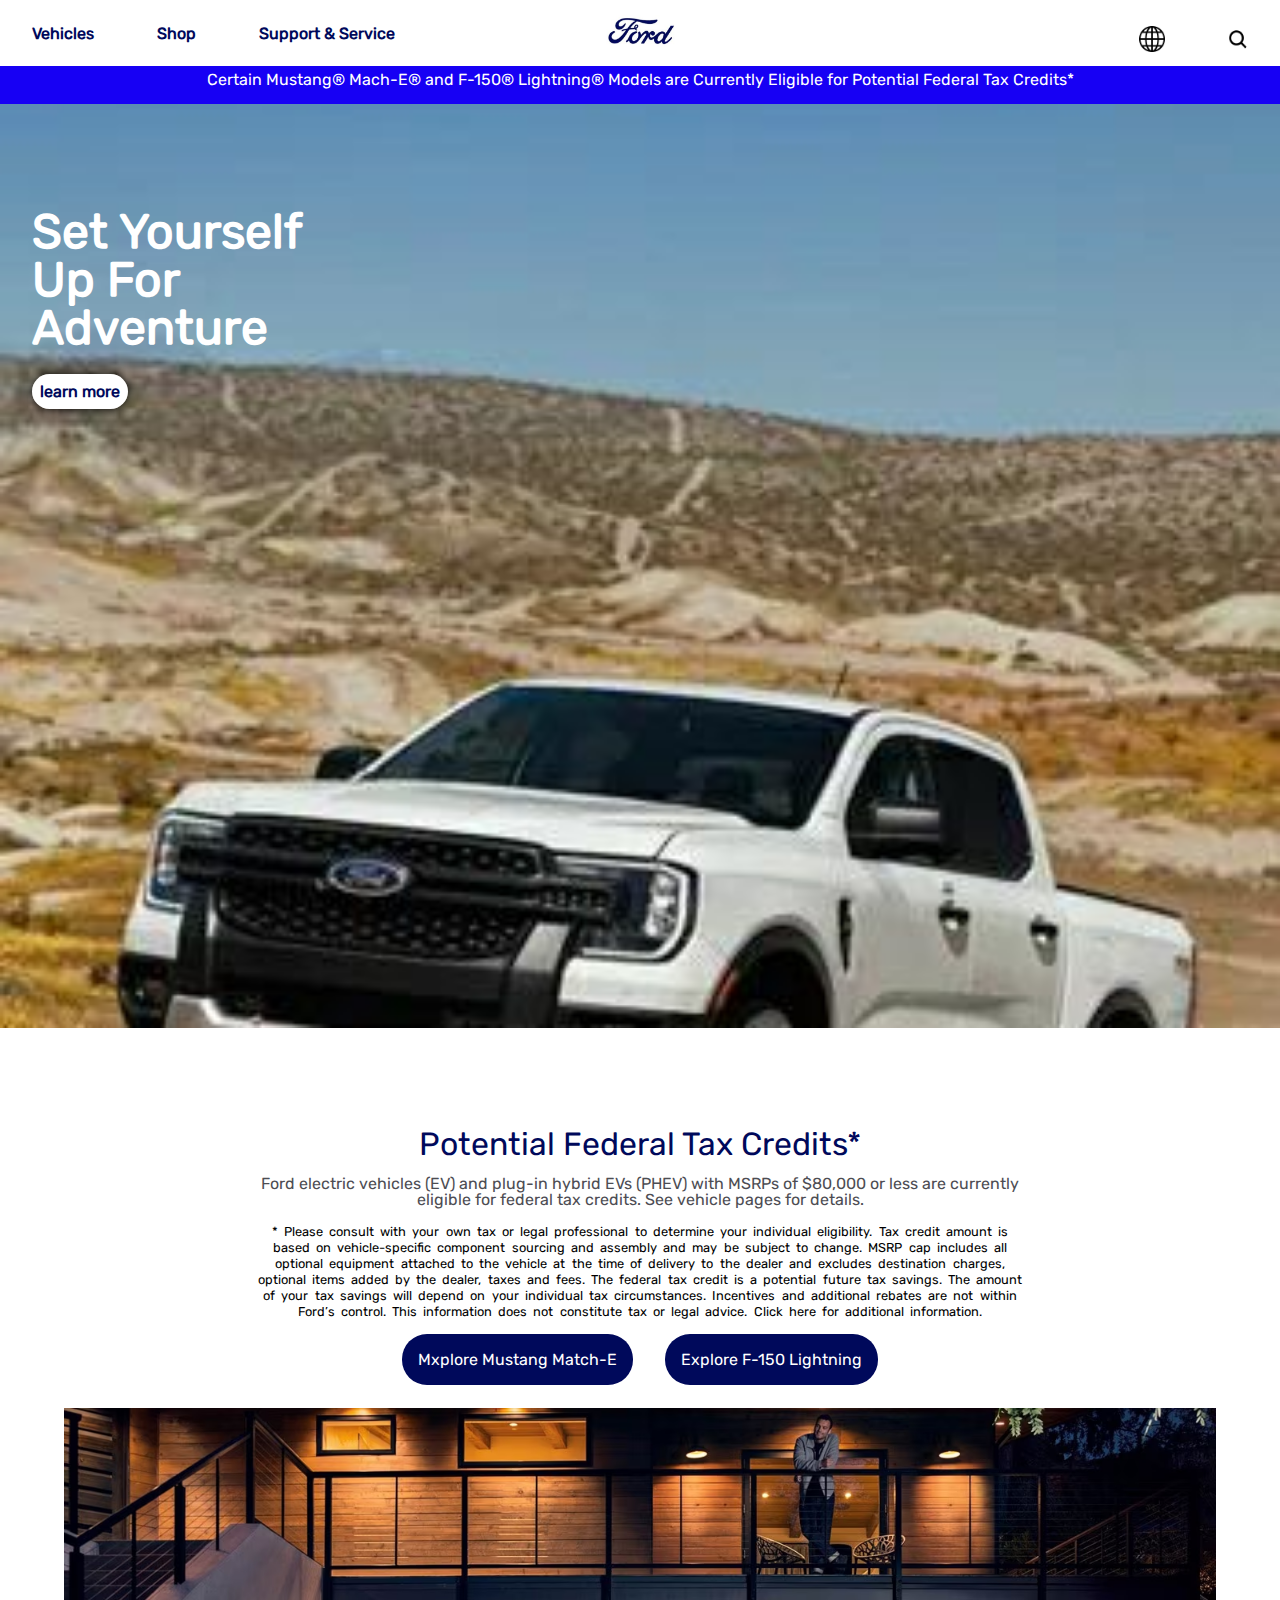
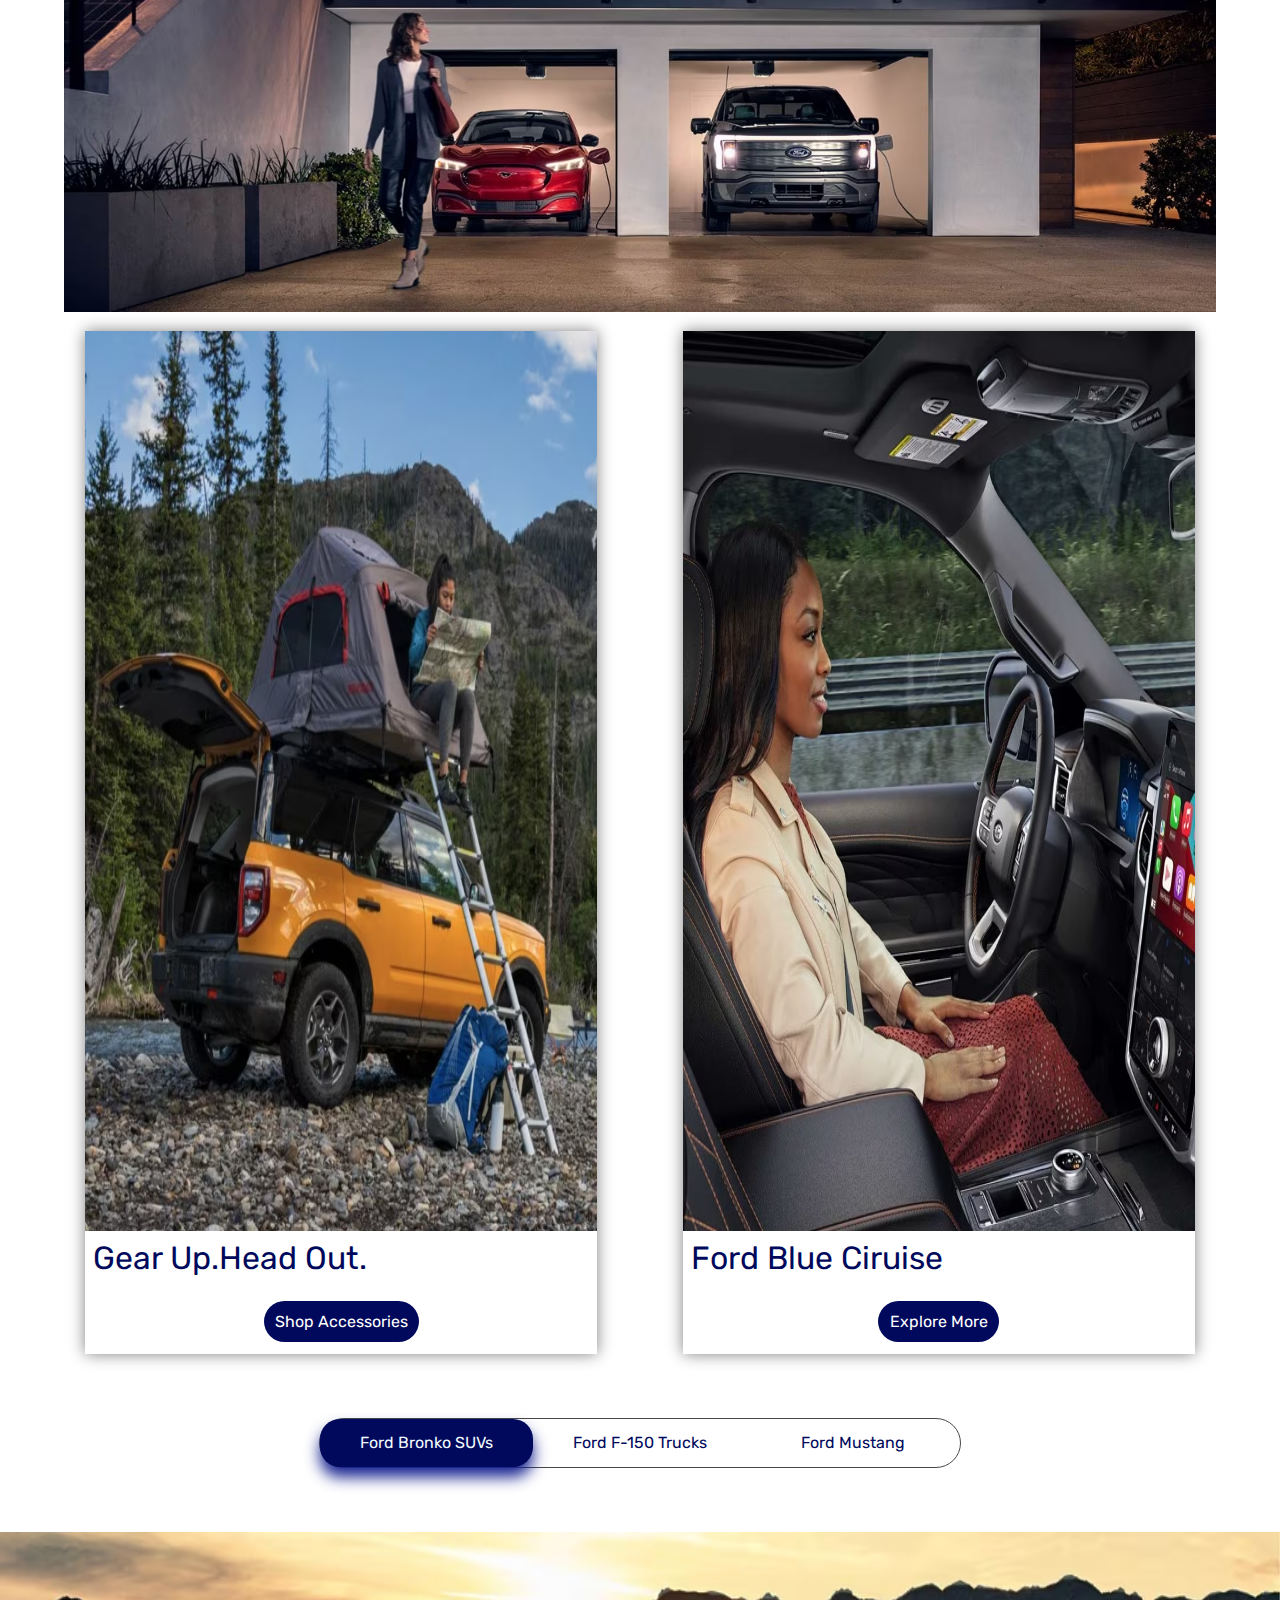
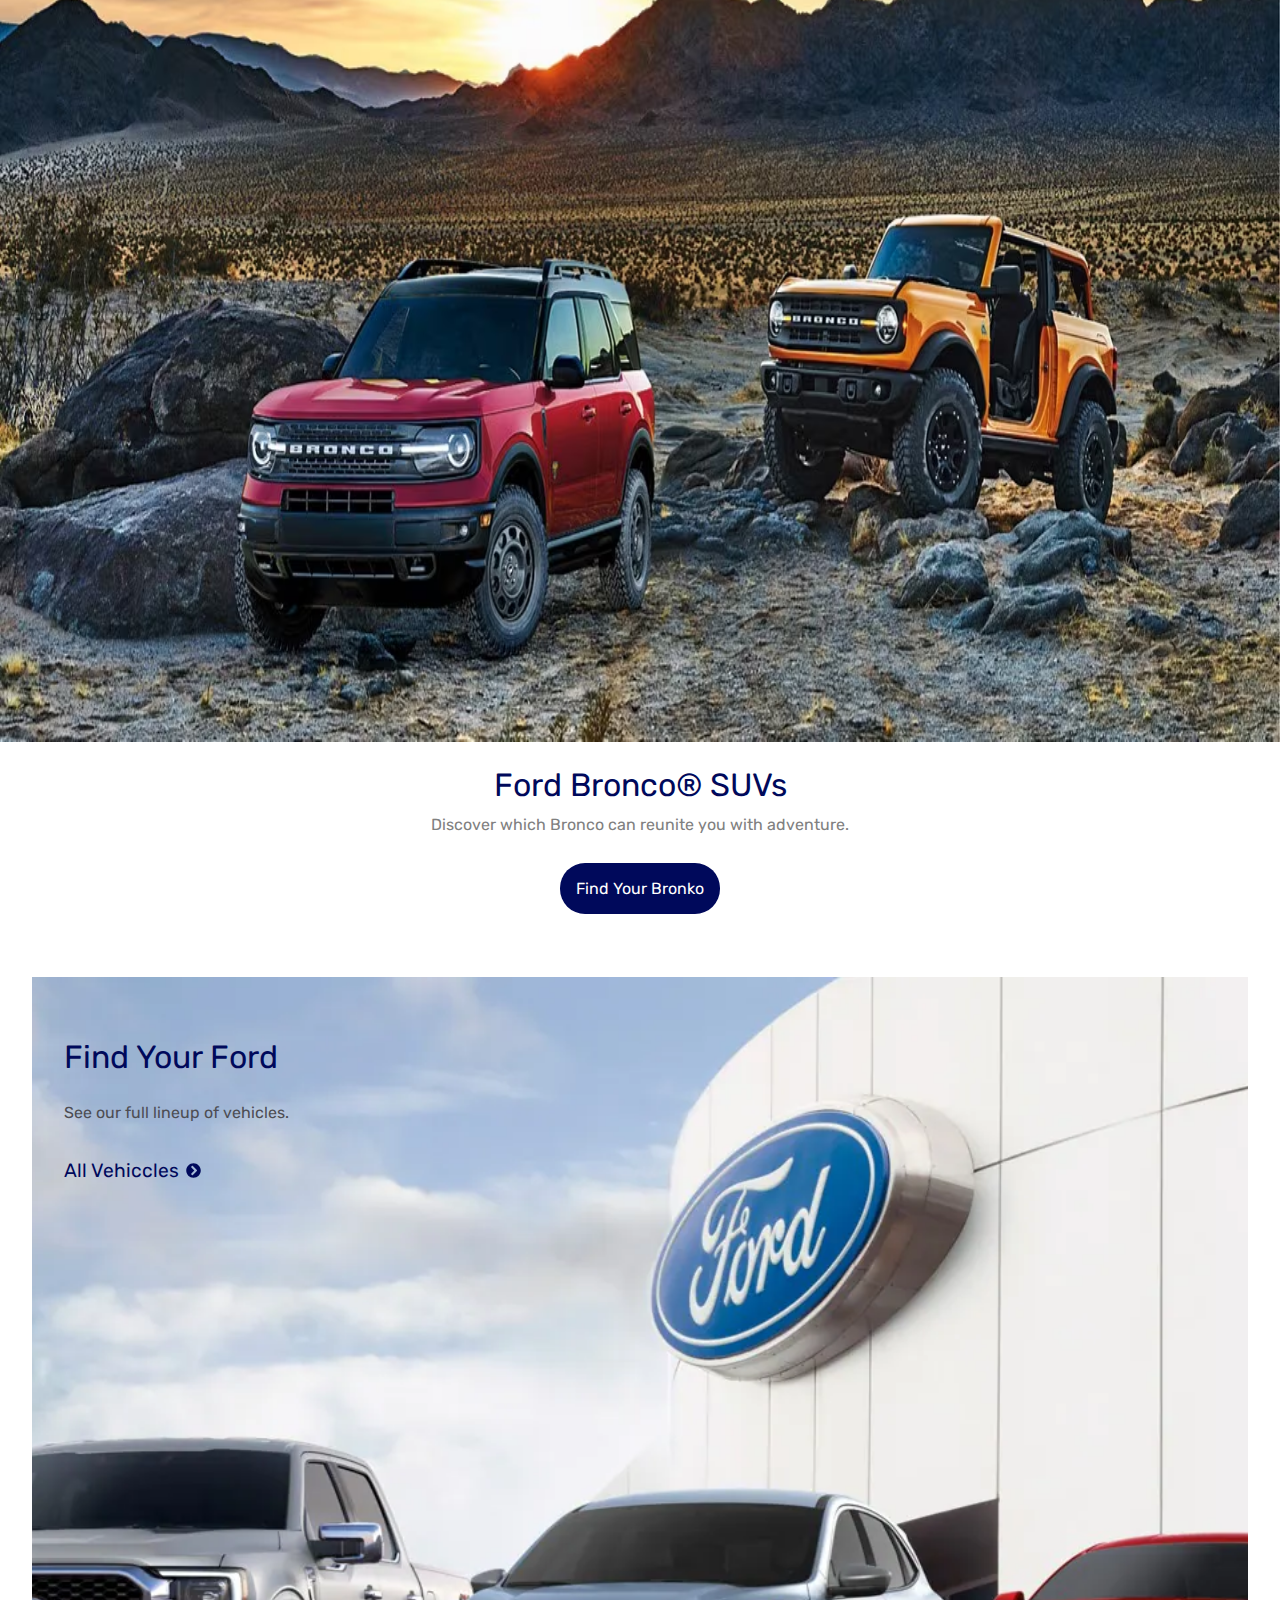
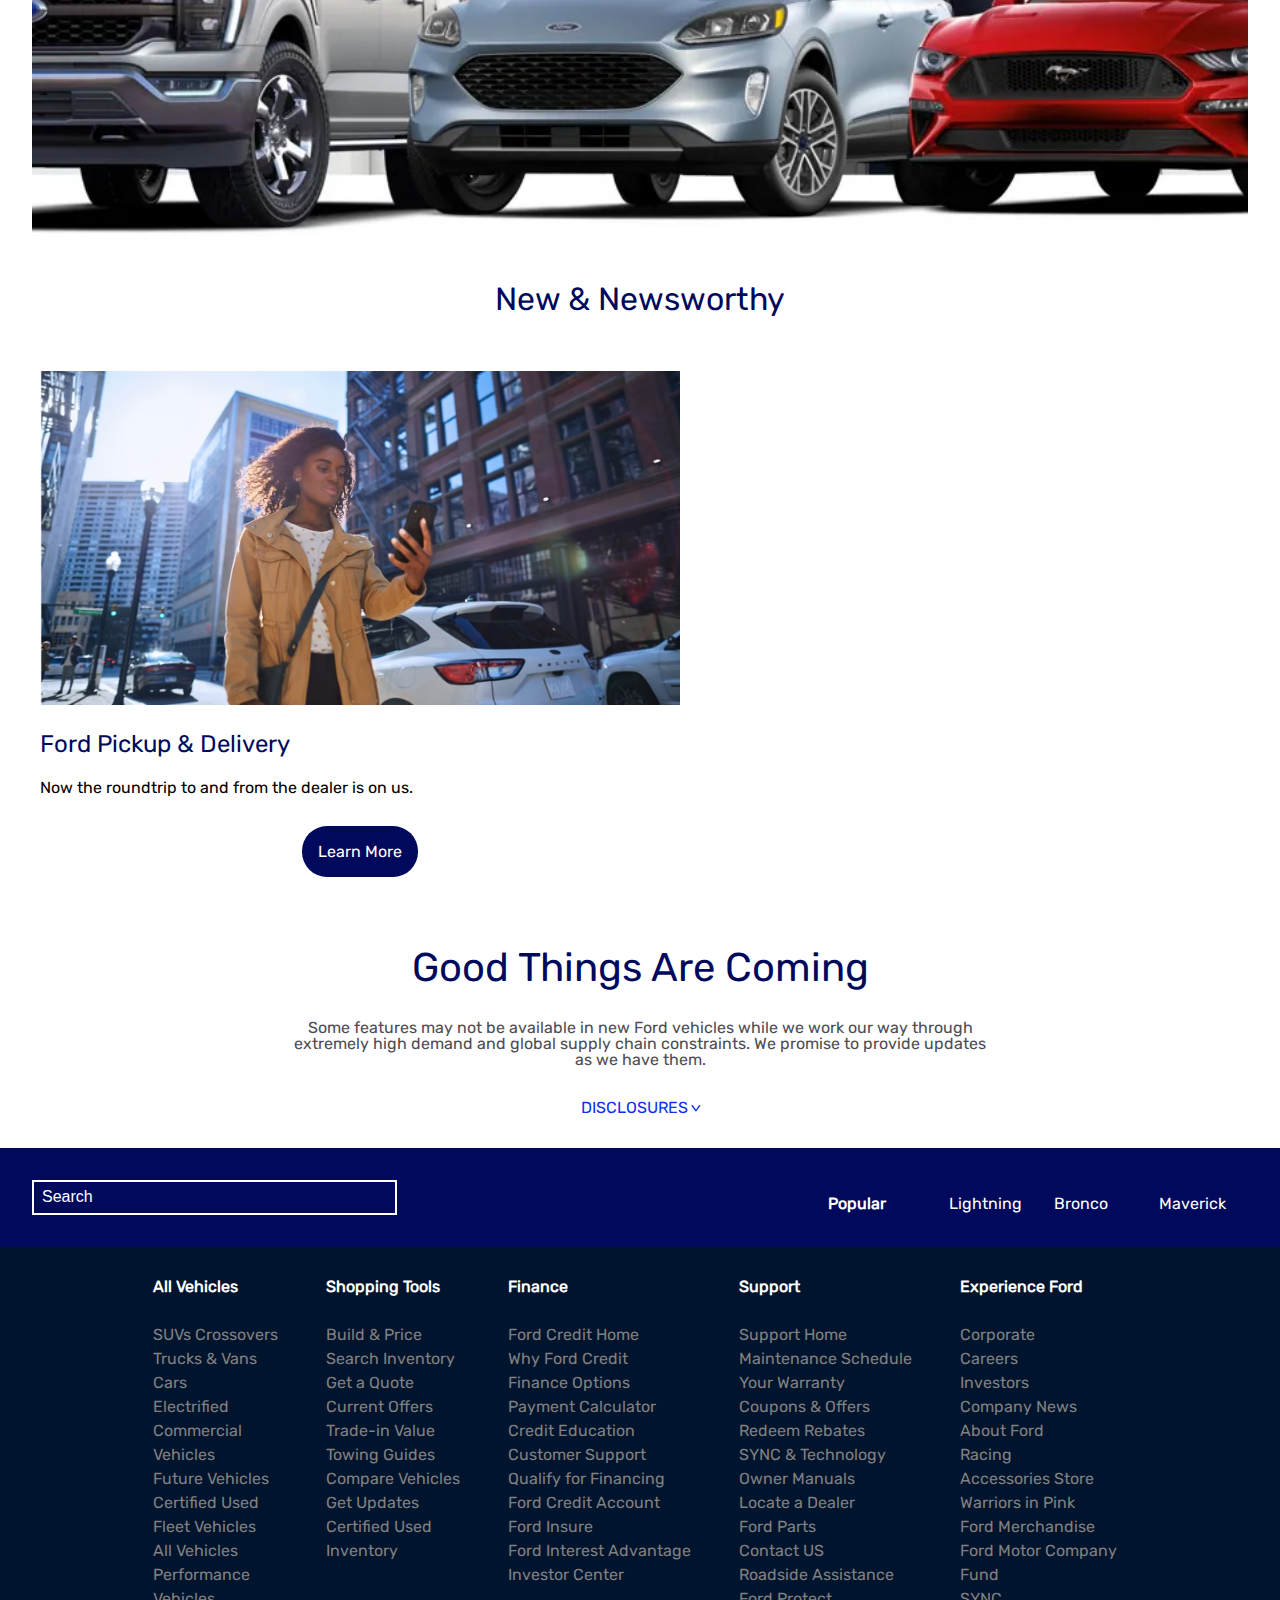
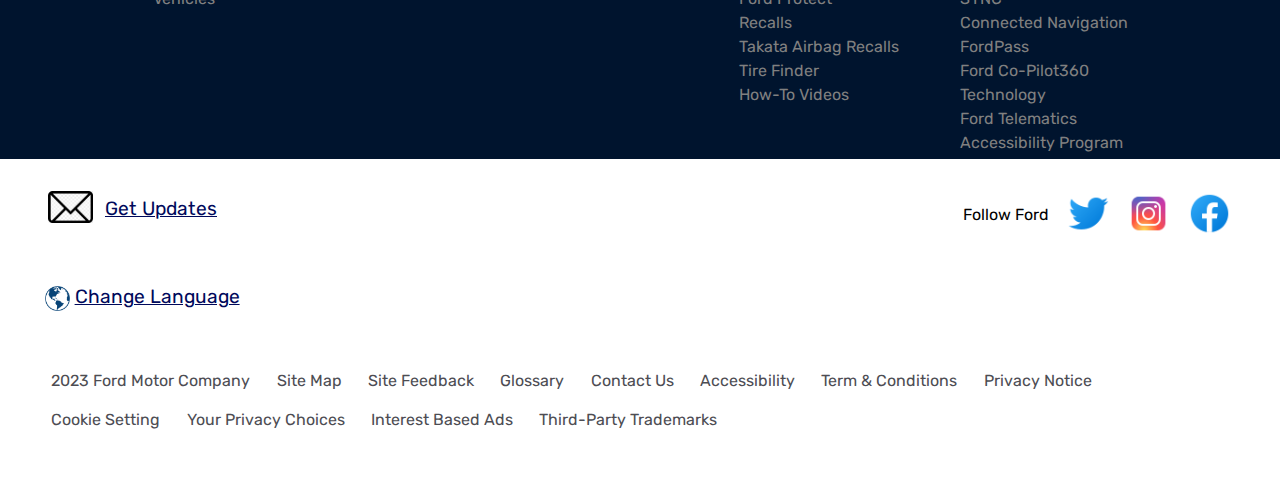
<file: project1/Fork/index.html>
<!DOCTYPE html>
<html lang="en">

<head>
    <meta charset="UTF-8">
    <meta http-equiv="X-UA-Compatible" content="IE=edge">
    <meta name="viewport" content="width=device-width, initial-scale=1.0">
    <title>Document</title>
    <link rel="stylesheet" href="./reset.css">
    <link rel="stylesheet" href="https://cdnjs.cloudflare.com/ajax/libs/font-awesome/6.4.0/css/all.min.css">
    <link rel="stylesheet" href="./font.css">
    <link rel="stylesheet" href="./style.css">
</head>

<body>
    <header>
        <nav>
            <ul class="menu-container">
                <li><a href="">Vehicles</a>
                <ul>
                    <li><a href="">SUVs & Cars<span>></span></a></li>
                    <li><a href="">Trucks & Vans<span>></span></a></li>
                    <li><a href="">Electtified<span>></span></a></li>
                    <li><a href="">Performance Vehicles<span>></span></a></li>
                    <li><a href="">Commercial Vehicles<span>></span></a></li>
                    <li><a href="">Future Vehicles<span>></span></a></li>
                </ul>
                </li>
                <li><a href="">Shop</a></li>
                <li><a href="">Support & Service</a></li>
            </ul>
            <a class="menu-logo" href=""><img src="./img/logo.jpeg" alt="logo"></a>
            <ul class="menu-search">
                <li><a href=""><img src="./img/world.png" alt="langu"></a>
                </li>
                <li><a href=""><img src="./img/search.png"></a>
                </li>
            </ul>
        </nav>
        <p>
            Certain Mustang® Mach-E® and F-150® Lightning® Models are Currently Eligible for Potential Federal Tax
            Credits*
        </p>
    </header>
    <div class="intro">
        <div>
            <h1>set yourself up for adventure</h1>
            <a href="">learn more</a>
        </div>
    </div>
    <div class="details">
        <h2>Potential Federal Tax Credits*</h2>
        <h4>Ford electric vehicles (EV) and plug-in hybrid EVs (PHEV) with MSRPs of $80,000 or less are currently
            eligible for federal tax credits. See vehicle pages for details.</h4>
        <p>* Please consult with your own tax or legal professional to determine your individual eligibility. Tax credit
            amount is based on vehicle-specific component sourcing and assembly and may be subject to change. MSRP cap
            includes all optional equipment attached to the vehicle at the time of delivery to the dealer and excludes
            destination charges, optional items added by the dealer, taxes and fees. The federal tax credit is a
            potential future tax savings. The amount of your tax savings will depend on your individual tax
            circumstances. Incentives and additional rebates are not within Ford’s control. This information does not
            constitute tax or legal advice. Click here for additional information.</p>
        <div id="scale">
            <div id="one"><a href="">Mxplore Mustang Match-E</a></div>
            <div id="two"><a href="">Explore F-150 Lightning</a></div>
        </div>
    </div>
    <div class="oneimg">
        <img src="./img/img1.avif" alt="first">
    </div>
    <div class="container">
        <div class="right">
            <img src="./img/right.avif">
            <div class="cover">
                <h3>gear up.head out.</h3>
            </div>
            <a href="">shop accessories</a>
        </div>
        <div class="left">
            <img src="./img/left.avif">
            <div class="cover">
                <h3>ford blue ciruise</h3>
            </div>
            <a href="">explore more</a>
        </div>
    </div>
    <div class="nav">
        <div id="change" class="item">Ford Bronko SUVs</div>
        <div class="item">Ford F-150 Trucks</div>
        <div class="item">Ford Mustang</div>
    </div>
    <div class="img">
        <img src="./img/img2.avif">
    </div>
    <div class="sub">
        <h5>Ford Bronco® SUVs</h5>
        <h6>Discover which Bronco can reunite you with adventure.</h6>
        <a href="">Find Your Bronko</a>
    </div>
    <div class="background">
        <h3>Find Your Ford</h3>
        <h4>See our full lineup of vehicles.</h4>
        <a href="">All Vehiccles <img src="./img/chevron-circle-right.svg"></a>
    </div>
    <div class="h2"><h2>New & Newsworthy</h2></div>
    <div id="img">
        <img src="./img/img4.avif">
        <h3>Ford Pickup & Delivery</h3>
        <h4>Now the roundtrip to and from the dealer is on us.</h4>
        <div id="link">
            <a href="">Learn More</a>
        </div>
    </div>
    <div id="text">
        <h2>Good Things Are Coming</h2>
        <p>Some features may not be available in new Ford vehicles while we work our way through extremely high demand and global supply chain constraints. We promise to provide updates as we have them.</p>
        <a href="">disclosures <div><i>></i></div></a>
    </div>
    <section>
        <header>
            <div id="search">
                <input type="search" placeholder="Search">
            </div>
            <div id="menu">
                <h2>Popular</h2>
                <ul>
                    <li><a href="">Lightning</a></li>
                    <li><a href="">Bronco</a></li>
                    <li><a href="">Maverick</a></li>
                </ul>
            </div>
        </header>
        <div id="list">
            <div>
                <h2>All Vehicles</h2>
            <ul>
                <li><a href="">SUVs Crossovers</a></li>
                <li><a href="">Trucks & Vans</a></li>
                <li><a href="">Cars</a></li>
                <li><a href="">Electrified</a></li>
                <li><a href="">Commercial</a></li>
                <li><a href="">Vehicles</a></li>
                <li><a href="">Future Vehicles</a></li>
                <li><a href="">Certified Used</a></li>
                <li><a href="">Fleet Vehicles</a></li>
                <li><a href="">All Vehicles</a></li>
                <li><a href="">Performance</a></li>
                <li><a href="">Vehicles</a></li>
            </ul>
            </div>
            <div>
                <h2>Shopping Tools</h2>
                <ul>
                    <li><a href="">Build & Price</a></li>
                    <li><a href="">Search Inventory</a></li>
                    <li><a href="">Get a Quote</a></li>
                    <li><a href="">Current Offers</a></li>
                    <li><a href="">Trade-in Value</a></li>
                    <li><a href="">Towing Guides</a></li>
                    <li><a href="">Compare Vehicles</a></li>
                    <li><a href="">Get Updates</a></li>
                    <li><a href="">Certified Used</a></li>
                    <li><a href="">Inventory</a></li>
                </ul>
            </div>
            <div>
                <h2>Finance</h2>
                <ul>
                    <li><a href="">Ford Credit Home</a></li>
                    <li><a href="">Why Ford Credit</a></li>
                    <li><a href="">Finance Options</a></li>
                    <li><a href="">Payment Calculator</a></li>
                    <li><a href="">Credit Education</a></li>
                    <li><a href="">Customer Support</a></li>
                    <li><a href="">Qualify for Financing</a></li>
                    <li><a href="">Ford Credit Account</a></li>
                    <li><a href="">Ford Insure</a></li>
                    <li><a href="">Ford Interest Advantage</a></li>
                    <li><a href="">Investor Center</a></li>
                </ul>
            </div>
            <div>
                <h2>Support</h2>
                <ul>
                    <li><a href="">Support Home</a></li>
                    <li><a href="">Maintenance Schedule</a></li>
                    <li><a href="">Your Warranty</a></li>
                    <li><a href="">Coupons & Offers</a></li>
                    <li><a href="">Redeem Rebates</a></li>
                    <li><a href="">SYNC & Technology</a></li>
                    <li><a href="">Owner Manuals</a></li>
                    <li><a href="">Locate a Dealer</a></li>
                    <li><a href="">Ford Parts</a></li>
                    <li><a href="">Contact US</a></li>
                    <li><a href="">Roadside Assistance</a></li>
                    <li><a href="">Ford Protect</a></li>
                    <li><a href="">Recalls</a></li>
                    <li><a href="">Takata Airbag Recalls</a></li>
                    <li><a href="">Tire Finder</a></li>
                    <li><a href="">How-To Videos</a></li>
                </ul>
            </div>
            <div>
                <h2>Experience Ford</h2>
                <ul>
                    <li><a href="">Corporate</a></li>
                    <li><a href="">Careers</a></li>
                    <li><a href="">Investors</a></li>
                    <li><a href="">Company News</a></li>
                    <li><a href="">About Ford</a></li>
                    <li><a href="">Racing</a></li>
                    <li><a href="">Accessories Store</a></li>
                    <li><a href="">Warriors in Pink</a></li>
                    <li><a href="">Ford Merchandise</a></li>
                    <li><a href="">Ford Motor Company</a></li>
                    <li><a href="">Fund</a></li>
                    <li><a href="">SYNC</a></li>
                    <li><a href="">Connected Navigation</a></li>
                    <li><a href="">FordPass</a></li>
                    <li><a href="">Ford Co-Pilot360</a></li>
                    <li><a href="">Technology</a></li>
                    <li><a href="">Ford Telematics</a></li>
                    <li><a href="">Accessibility Program</a></li>
                </ul>
            </div>
        </div>
    </section>
    <footer>
        <section id="bala">
        <div>
            <img src="./img/email.png">
            <a href="">Get Updates</a>
        </div>
        <div id="media">
            <h2>Follow Ford</h2>
            <ul>
                <li><a href=""><img src="./img/icons8-facebook-48 (1).png" alt=""></a></li>
                <li><a href=""><img src="./img/icons8-instagram-48.png" alt=""></a></li>
                <li><a href=""><img src="./img/icons8-twitter-48.png" alt=""></a></li>
            </ul>
        </div>
        </section>
        <section id="paien">
            <div>
                <a href=""><img src="./img/vecteezy_world_1198092.png" alt="">Change Language</a>
            </div>
            <section>
                <a href="">2023 Ford Motor Company</a>
                <a href="">Site Map</a>
                <a href="">Site Feedback</a>
                <a href="">Glossary</a>
                <a href="">Contact Us</a>
                <a href="">Accessibility</a>
                <a href="">Term & Conditions</a>
                <a href="">Privacy Notice</a>
                <a href="">Cookie Setting</a>
                <a href="">Your Privacy Choices</a>
                <a href="">Interest Based Ads</a>
                <a href="">Third-Party Trademarks</a>
            </section>
        </section>
    </footer>
</body>

</html>
</file>
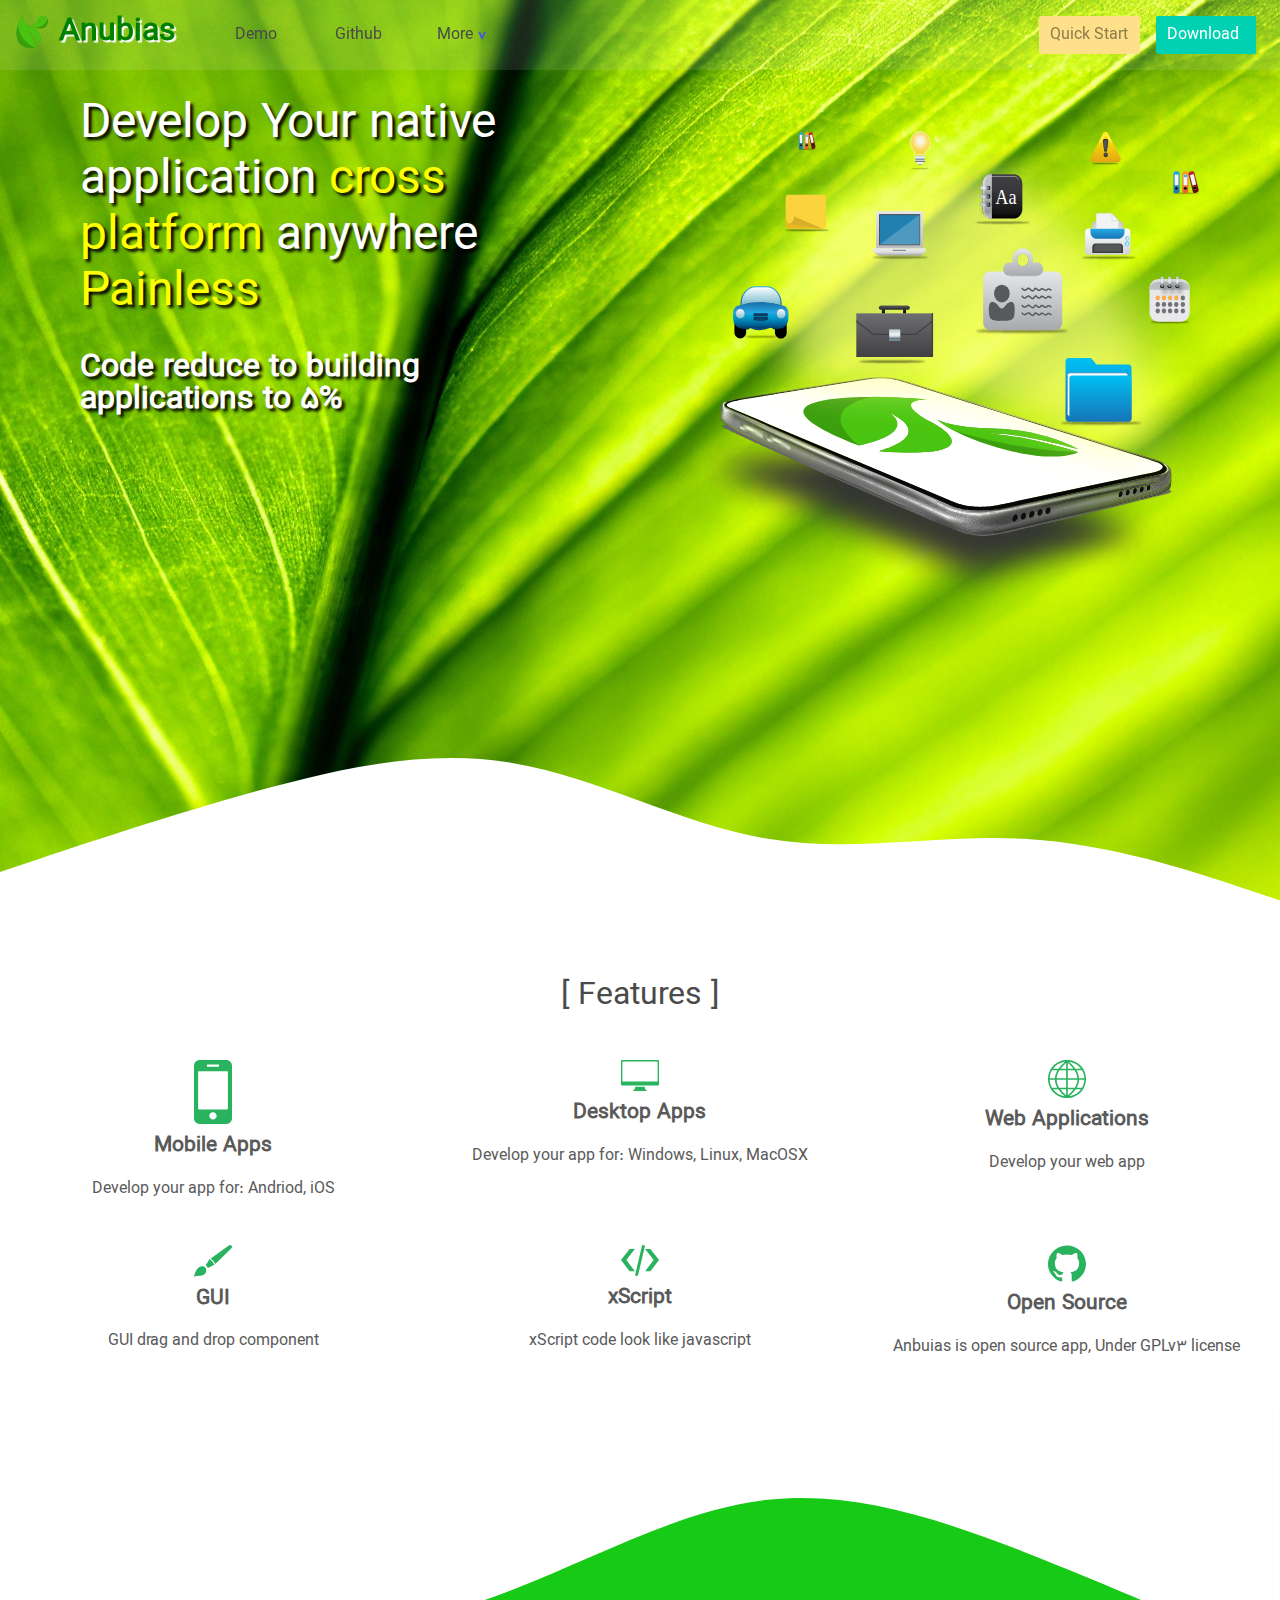
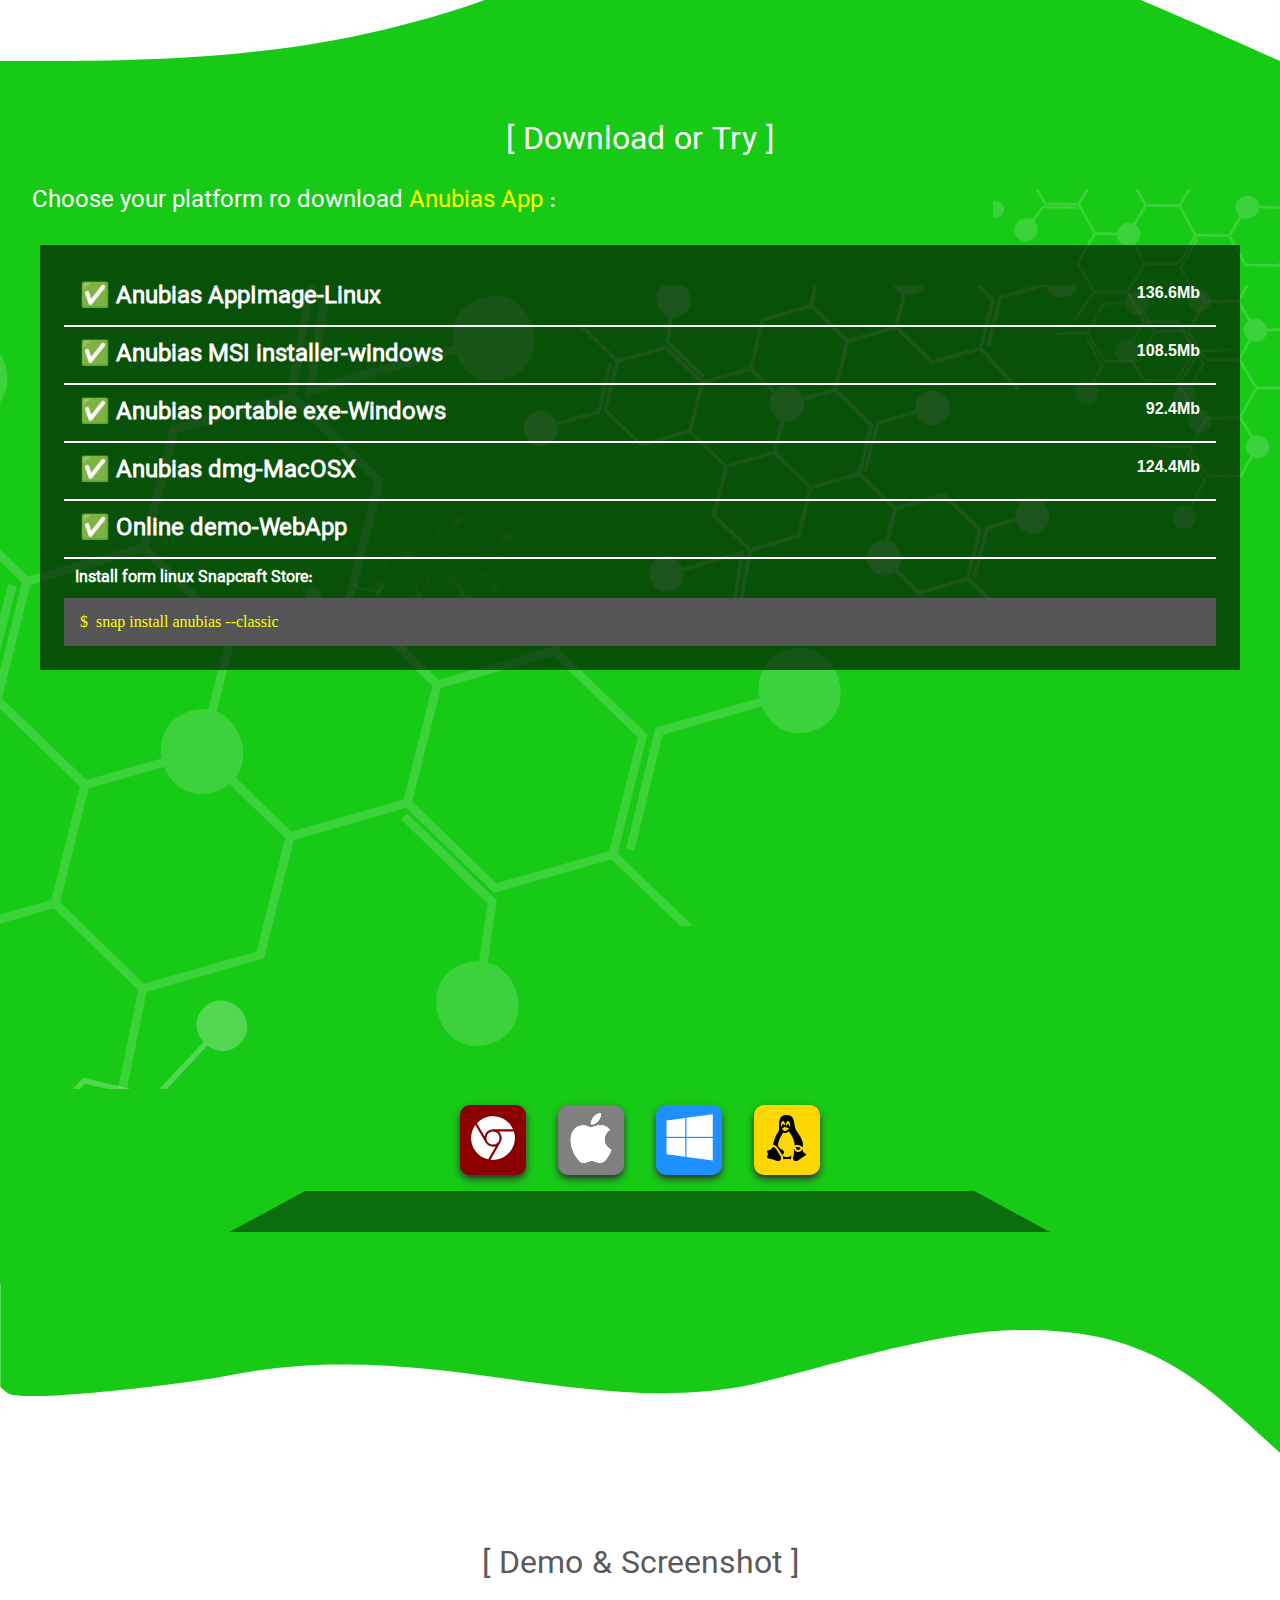
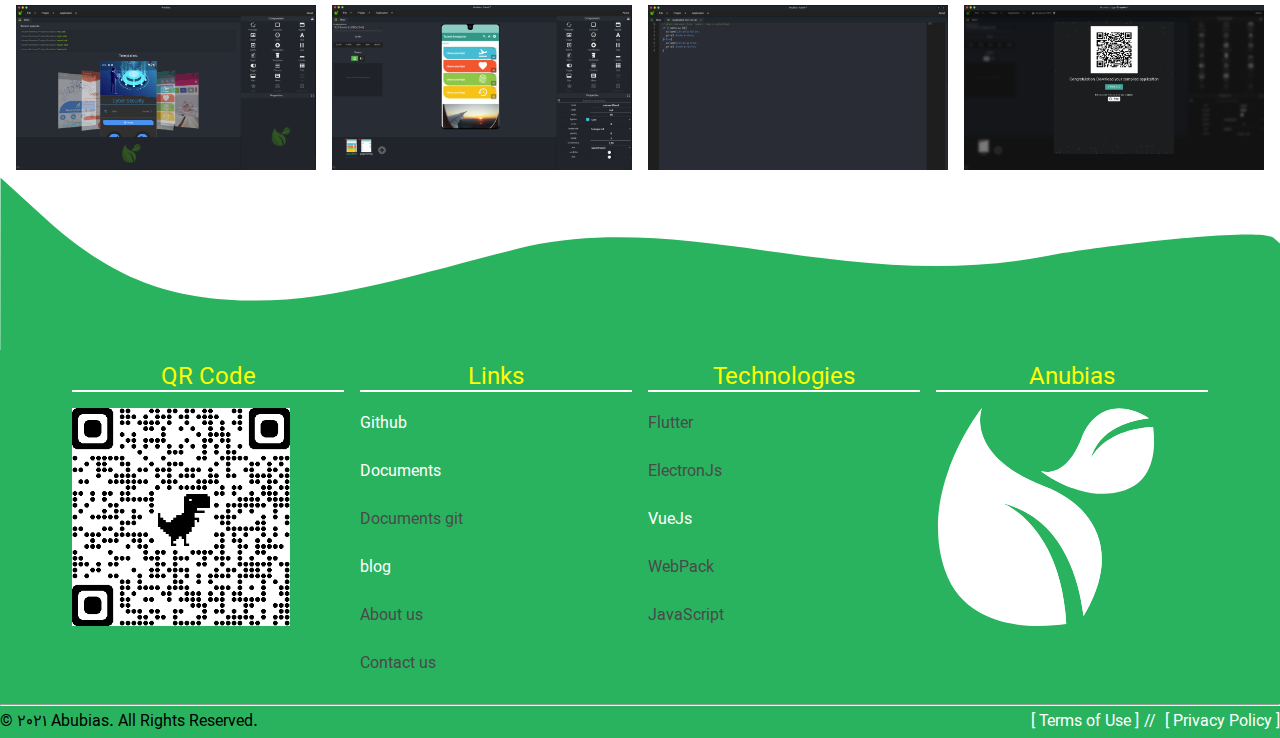
<file: project2/Anubias/index.html>
<!DOCTYPE html>
<html lang="en">
<head>
    <meta charset="UTF-8">
    <meta http-equiv="X-UA-Compatible" content="IE=edge">
    <meta name="viewport" content="width=device-width, initial-scale=1.0">
    <link href="./logo&icon/anubias-logo.svg" rel="shortcut icon"/>
    <link rel="stylesheet" href="./reset.css">
    <link rel="stylesheet" href="./fonts.css">
    <link rel="stylesheet" href="./style.css">
    <link rel="stylesheet" href="./all.css">
    <link rel="stylesheet" href="./responsive.css">
    <title> Anubias </title>
</head>
<body>
    <header>
        <img id="background" src="./background/top-bg.jpg">
        <nav>
            <div id="left-nav">
                <a href="">
                    <div>
                        <img src="./logo&icon/anubias-logo.svg" alt="Anubias-logo">
                        <h2>Anubias</h2>
                    </div>
                </a>
                <ul>
                    <li><a href="">Demo</a></li>
                    <li><a href="">Github</a></li>
                    <li><a href="">More <section>></section></a>
                    <ul>
                        <li><a href="">About</a></li>
                        <li><a href="">Contact us</a></li>
                        <li><a href="">Documents git</a></li>
                        <li id="border"><a href="">Report an issue</a></li>
                    </ul>
                    </li>
                </ul>
            </div>
            <div id="right-nav">
                <a id="btn1" href="">Quick Start</a>
                <a id="btn2" href="">Download</a>
            </div>
            <span id="burger"><hr><hr><hr></span>
        </nav>
        <div id="left-head">
            <h1>
                Develop Your native application <span>cross platform</span> anywhere <span>Painless</span>
            </h1>
            <h2>Code reduce to building applications to 5%</h2>
        </div>
        <div id="right-head">
            <img src="./img/intro.svg">
        </div>
    </header>
    <section id="wave">
        <svg xmlns="http://www.w3.org/2000/svg" viewBox="0 0 1440 320"><path fill="#ffffff" fill-opacity="1" d="M0,288L48,272C96,256,192,224,288,197.3C384,171,480,149,576,165.3C672,181,768,235,864,250.7C960,267,1056,245,1152,250.7C1248,256,1344,288,1392,304L1440,320L1440,320L1392,320C1344,320,1248,320,1152,320C1056,320,960,320,864,320C768,320,672,320,576,320C480,320,384,320,288,320C192,320,96,320,48,320L0,320Z"></path></svg>
        <span>[ Features ]</span>
    </section>
    <div id="features">
        <div>
            <img src="./logo&icon/mobile-icon.svg" alt="mobile">
            <h2>Mobile Apps</h2>
            <p>Develop your app for: Andriod, iOS</p>
        </div>
        <div>
            <img src="./logo&icon/computer-monitor-icon.svg" alt="desktop">
            <h2>Desktop Apps</h2>
            <p>Develop your app for: Windows, Linux, MacOSX</p>
        </div>
        <div>
            <img src="./logo&icon/world-globe-line-icon.svg" alt="glob">
            <h2>Web Applications</h2>
            <p>Develop your web app</p>
        </div>
        <div>
            <img src="./logo&icon/paint-brush-icon.svg" alt="paint-brush">
            <h2>GUI</h2>
            <p>GUI drag and drop component</p>
        </div>
        <div>
            <img src="./logo&icon/code-icon.svg" alt="code">
            <h2>xScript</h2>
            <p>xScript code look like javascript</p>
        </div>
        <div>
            <img src="./logo&icon/github-icon.svg" alt="github">
            <h2>Open Source</h2>
            <p>Anbuias is open source app, Under GPLv3 license</p>
        </div>
    </div>
    <section id="bot-wave">
        <svg xmlns="http://www.w3.org/2000/svg" viewBox="0 0 1440 320"><path fill="#ffffff" fill-opacity="1" d="M0,288L48,288C96,288,192,288,288,277.3C384,267,480,245,576,208C672,171,768,117,864,106.7C960,96,1056,128,1152,165.3C1248,203,1344,245,1392,266.7L1440,288L1440,0L1392,0C1344,0,1248,0,1152,0C1056,0,960,0,864,0C768,0,672,0,576,0C480,0,384,0,288,0C192,0,96,0,48,0L0,0Z"></path></svg>
    </section>
    <div id="down">
        <span>[ Download or Try ]</span>
        <section>
            <h2>Choose your platform ro download <b>Anubias App</b> :</h2>
            <div id="data">
                <a href="">
                    <h3> &#9989; Anubias AppImage-Linux</h3>
                    <span>136.6Mb</span>
                </a><a href="">
                    <h3> &#9989; Anubias MSI installer-windows</h3>
                    <span>108.5Mb</span>
                </a><a href="">
                    <h3> &#9989; Anubias portable exe-Windows</h3>
                    <span>92.4Mb</span>
                </a><a href="">
                    <h3> &#9989; Anubias dmg-MacOSX</h3>
                    <span>124.4Mb</span>
                </a><a href="">
                    <h3> &#9989; Online demo-WebApp</h3>
                </a>
                <h3>Install form linux Snapcraft Store:</h3>
                <pre><code>$  snap install anubias --classic</code></pre>
            </div>
        </section>
        <div id="platform">
            <ul>
                <li id="one"><a href="">
                    <svg style="color: white" xmlns="http://www.w3.org/2000/svg" width="512" height="512" viewBox="0 0 512 512"><title>ionicons-v5_logos</title><path d="M188.8,255.93A67.2,67.2,0,1,0,256,188.75,67.38,67.38,0,0,0,188.8,255.93Z" fill="white"></path><path d="M476.75,217.79s0,0,0,.05a206.63,206.63,0,0,0-7-28.84h-.11a202.16,202.16,0,0,1,7.07,29h0a203.5,203.5,0,0,0-7.07-29H314.24c19.05,17,31.36,40.17,31.36,67.05a86.55,86.55,0,0,1-12.31,44.73L231,478.45a2.44,2.44,0,0,1,0,.27V479h0v-.26A224,224,0,0,0,256,480c6.84,0,13.61-.39,20.3-1a222.91,222.91,0,0,0,29.78-4.74C405.68,451.52,480,362.4,480,255.94A225.25,225.25,0,0,0,476.75,217.79Z" fill="white"></path><path d="M256,345.5c-33.6,0-61.6-17.91-77.29-44.79L76,123.05l-.14-.24A224,224,0,0,0,207.4,474.55l0-.05,77.69-134.6A84.13,84.13,0,0,1,256,345.5Z" fill="white"></path><path d="M91.29,104.57l77.35,133.25A89.19,89.19,0,0,1,256,166H461.17a246.51,246.51,0,0,0-25.78-43.94l.12.08A245.26,245.26,0,0,1,461.17,166h.17a245.91,245.91,0,0,0-25.66-44,2.63,2.63,0,0,1-.35-.26A223.93,223.93,0,0,0,91.14,104.34l.14.24Z" fill="white"></path></svg>
                </a></li>
                <li id="two"><a href="">
                    <svg style="color: white" xmlns="http://www.w3.org/2000/svg" width="16" height="16" fill="currentColor" class="bi bi-apple" viewBox="0 0 16 16"> <path d="M11.182.008C11.148-.03 9.923.023 8.857 1.18c-1.066 1.156-.902 2.482-.878 2.516.024.034 1.52.087 2.475-1.258.955-1.345.762-2.391.728-2.43zm3.314 11.733c-.048-.096-2.325-1.234-2.113-3.422.212-2.189 1.675-2.789 1.698-2.854.023-.065-.597-.79-1.254-1.157a3.692 3.692 0 0 0-1.563-.434c-.108-.003-.483-.095-1.254.116-.508.139-1.653.589-1.968.607-.316.018-1.256-.522-2.267-.665-.647-.125-1.333.131-1.824.328-.49.196-1.422.754-2.074 2.237-.652 1.482-.311 3.83-.067 4.56.244.729.625 1.924 1.273 2.796.576.984 1.34 1.667 1.659 1.899.319.232 1.219.386 1.843.067.502-.308 1.408-.485 1.766-.472.357.013 1.061.154 1.782.539.571.197 1.111.115 1.652-.105.541-.221 1.324-1.059 2.238-2.758.347-.79.505-1.217.473-1.282z" fill="white"></path> <path d="M11.182.008C11.148-.03 9.923.023 8.857 1.18c-1.066 1.156-.902 2.482-.878 2.516.024.034 1.52.087 2.475-1.258.955-1.345.762-2.391.728-2.43zm3.314 11.733c-.048-.096-2.325-1.234-2.113-3.422.212-2.189 1.675-2.789 1.698-2.854.023-.065-.597-.79-1.254-1.157a3.692 3.692 0 0 0-1.563-.434c-.108-.003-.483-.095-1.254.116-.508.139-1.653.589-1.968.607-.316.018-1.256-.522-2.267-.665-.647-.125-1.333.131-1.824.328-.49.196-1.422.754-2.074 2.237-.652 1.482-.311 3.83-.067 4.56.244.729.625 1.924 1.273 2.796.576.984 1.34 1.667 1.659 1.899.319.232 1.219.386 1.843.067.502-.308 1.408-.485 1.766-.472.357.013 1.061.154 1.782.539.571.197 1.111.115 1.652-.105.541-.221 1.324-1.059 2.238-2.758.347-.79.505-1.217.473-1.282z" fill="white"></path> </svg>
                </a></li>
                <li id="three"><a href=""><svg xmlns="http://www.w3.org/2000/svg"  viewBox="0 0 40 40" width="16px" height="16px"><polygon fill="#ffffff" points="2.5,32.563 2.5,20.5 16.5,20.5 16.5,34.455"/><path fill="#ffffff" d="M16,21v12.883L3,32.126V21H16 M17,20H2v13l15,2.027V20L17,20z"/><polygon fill="#ffffff" points="18.5,34.726 18.5,20.5 38.5,20.5 38.5,37.428"/><path fill="#ffffff" d="M38,21v15.856l-19-2.568V21H38 M39,20H18v15.162L39,38V20L39,20z"/><g><polygon fill="#ffffff" points="2.5,18.5 2.5,6.437 16.5,4.545 16.5,18.5"/><path fill="#ffffff" d="M16,5.117V18H3V6.874L16,5.117 M17,3.973L2,6v13h15V3.973L17,3.973z"/></g><g><polygon fill="#ffffff" points="18.5,18.5 18.5,4.274 38.5,1.572 38.5,18.5"/><path fill="#ffffff" d="M38,2.144V18H19V4.712L38,2.144 M39,1L18,3.838V19h21V1L39,1z"/></g></svg></a></li>
                <li id="four"><a href=""><img src="./logo&icon/icons8-linux-50.png"></a></li>
            </ul>
            <img src="./background/saye.png" width="80%">
        </div>
    </div>
    <div id="demo">
        <svg viewBox="0 0 1440 319" width="100%" style="margin-top: -3%;position: relative;z-index: -1;">
            <path d="m 1440.0662,233.86757 -48.8376,-44.40775 c -76.776,-69.81198 -142.9091,-93.81818 -238.9091,-93.81818 -96,0 -203.21724,36.72792 -306.54544,61.3 C 658.01761,195.8514 483.64897,103.0499 259.89196,146.31789 226.01099,153.87228 23.671902,179.65797 7.9558834,166.18709 L 0.31951988,159.64164 V -0.358363 H 48.31952 h 240 288 288 287.99998 240 48 z" style="fill:#16ca16;fill-opacity:1"></path>
        </svg>
        <h2>[ Demo & Screenshot ]</h2>
        <div>
            <img src="./img/sc1.png"><img src="./img/sc2.png"><img src="./img/sc3.png"><img src="./img/sc4.png">
        </div>
        <svg viewBox="0 0 1440 319" width="100%" style="margin-bottom: -9%;">
            <path d="M 0.57281988,-0.358363 49.41042,44.049387 c 76.776,69.811983 142.9091,93.818183 238.9091,93.818183 96,0 203.21724,-36.72792 306.54544,-61.300003 187.75645,-38.90976 362.12509,53.891743 585.88214,10.62375 33.8809,-7.55439 236.22,-33.34008 251.936,-19.8692 l 7.6364,6.54545 V 233.86757 h -48 -240 -288 -288 -287.99998 -240 -48.00000012 z" style="fill:#29b35e;fill-opacity:1"></path>
          </svg>
    </div>
    <footer>
        <div id="footer-container">
            <div>
                <h2>QR Code</h2>
                <img src="./img/qrcode.png">
            </div>
            <div>
                <h2>Links</h2>
                <a href="">Github</a>
                <a href="">Documents</a>
                <a class="grey" href="">Documents git</a>
                <a href="">blog</a>
                <a class="grey" href="">About us</a>
                <a class="grey" href="">Contact us</a>
            </div>
            <div>
                <h2>Technologies</h2>
                <a class="grey" href="">Flutter</a>
                <a class="grey" href="">ElectronJs</a>
                <a href="">VueJs</a>
                <a class="grey" href="">WebPack</a>
                <a class="grey" href="">JavaScript</a>
            </div>
            <div>
                <h2>Anubias</h2>
                <img src="./logo&icon/anubias-white-logo.svg">
            </div>
        </div>
        <hr>
        <section>
            <div>© 2021 Abubias. All Rights Reserved.</div>
            <div id="links">
                <a href="">[ Terms of Use ]</a><span>// </span>
                <a href="">[ Privacy Policy ]</a>
            </div>
        </section>
    </footer>
</body> 
</html>
</file>
<file: project1/Fork/font.css>
@font-face {
    font-family: "rubik";
    src: url(./fonts/Rubik-Regular.eot) format("embedded-opentype"),
    url(./fonts/Rubik-Regular.woff2) format("woff2"),
    url(./fonts/Rubik-Regular.woff) format("woff"),
    url(./fonts/Rubik-Regular.ttf) format("truetype");
}
@font-face {
    font-family: "italik";
    src: url(./fonts/italik/Rubik-SemiBoldItalic.ttf) format("truetype");
}
</file>
<file: project1/Fork/style.css>
html{
    font-size: 100%;
    font-family: rubik, sans-serif;
    direction: ltr;
}
header p{
    background-color: #1700f4;
    color: white;
    padding: 1rem;
    text-align: center;
}
header nav {
    display: grid;
    grid-template-columns: repeat(3,1fr);
    background-color: white;
    position: sticky;
    top: 10px;
}
header nav ul li ul{
    display: none;
}
li a{
    text-decoration: none;
    text-align: center;
    color: #00095b;
    font-weight: bold;
}

.menu-container{
    display: flex;
    justify-content: space-around;
    margin-top: 1rem;
    position: relative;
}
.menu-container li:hover{
    border-bottom: 2px solid #00095b;
}
.menu-container li:hover ul{
    display: block;
    position: absolute;
    background-color: white;
}.menu-container li ul li{
    padding: .7rem;
    border-bottom: 1px solid grey;
}
.menu-container li ul li a{
    color: #4d4d53;
    font-size: 1.2rem;
    font-weight: 100;
    width: 100%;
    display: flex;
    justify-content: space-between;
    padding: .5rem;
}

.menu-logo{
    text-align: center;
}
.menu-logo img{
    width: 20%;
}
.menu-search{
    display: flex;
    justify-content:right ;
    margin-top: 1rem;
}
.menu-search li{
    width: 20%;
    text-align: center;
    box-sizing: border-box;
}
.menu-search li:hover a{
    border-bottom: 2px solid #00095b;
}
.menu-search img{
    width: 30%;
    margin-bottom: .7rem;
}
.intro{
    background: url(./img/background.jpeg) center/cover no-repeat;
    width: 100%;
    height: 100vh;
    padding-top: 1.5rem;
    margin-bottom: 100px;
}
.intro div{
    width: 30%;
}
.intro div h1{
    text-transform: capitalize;
    color: white;
    font-size: 3rem;
    margin: 5rem 2rem 2rem;
    font-weight: bold;
}
.intro div a{
    text-decoration: none;
    color: #00095b;
    background-color: white;
    border-radius: 25px;
    box-shadow: 0 0 10px black;
    padding: .5rem;
    margin-left: 2rem;
    font-weight: bold;
}
.details{
    width: 100%;
    text-align: center;
    margin-bottom: 1.5rem;
}
.details h2{
    color: #00095b;
    margin-bottom: 1rem;
    font-size: 2rem;
}
.details h4{
    color: #4d4d53;
    width: 60%;
    margin: 1rem auto;
    font-size: 1rem;
    line-height: 1rem;
}
.details p{
    width: 60%;
    margin: 1rem auto 2rem;
    font-size: .8rem;
    word-spacing: .2rem;
    line-height: 1rem;
}
#scale{
    display: flex;
    justify-content: center;
}
#scale a{
    text-decoration: none;
    background-color: #00095b;
    color: white;
    padding: 1rem;
    border-radius: 25px;
    margin: 1rem;
}
#one:hover{
    transform: scale(1.2);
    transition-duration: .2s;
}
#two:hover{
    transform: scale(1.2);
    transition-duration: .2s;
}
#one:hover a{
    background-color: #0e30f0;
}
#two:hover a{
    background-color: #0e30f0;
}
.oneimg{
    width: 100%;
    text-align: center;
}
.oneimg img{
    width: 90%;
    margin: 1rem auto;
}
.container{
    direction: left;
    display: flex;
    justify-content: space-evenly;
    margin-bottom: 4rem;
    
}
.container .right {
    width: 40%;
    box-shadow: 0 0 15px grey;
    padding-bottom: 1.5rem;
    text-align: center;
}
.container .left{
    width: 40%;
    box-shadow: 0 0 15px grey;
    padding-bottom: 1.5rem;
    text-align: center;
}
.container img{
    width: 100%;
    height: 100vh;
}
.container h3{
    color: #00095b;
    font-size: 2rem;
    margin: .5rem .5rem 2rem;
    text-transform: capitalize;
}
.cover{
    width: 100%;
    text-align: left;
    margin-bottom: 2.5rem;
}
.container a{
    text-transform: capitalize;
    text-decoration: none;
    background-color: #00095b;
    color: white;
    padding: .7rem;
    border-radius: 25px;
    margin: 1.5rem;
    font-size: 1rem;
}
.nav{
    border: 1px solid rgb(73, 72, 72);
    border-radius: 25px;
    display: grid;
    grid-template-columns: repeat(3,1fr);
    grid-template-rows: 1fr;
    width: 50%;
    margin: 4rem auto;
}
.item{
    text-align: center;
    margin: 1rem;
    color: #00095b;
}
#change{
   background-color: #00095b;
   color: aliceblue;
   margin: 0;
   padding-top: 1rem;
   border-radius: 20px;
   box-shadow: 0 10px 15px #16228f;
}
.img{
    width: 100%;
}
.img img {
    width: 100%;
    height: 90vh;
}
.sub{
    width: 50%;
    text-align: center;
    margin: 1.5rem auto 5rem;
}
.sub h5{
    color: #00095b;
    font-size: 2rem;
    margin-bottom: 1rem;
}
.sub h6{
    color: gray;
    margin-bottom: 3rem;
}
.sub a{
    text-decoration: none;
    background-color: #00095b;
    color: white;
    padding: 1rem;
    border-radius: 25px;
}
.background{
    background: url(./img/img\ 3.webp) center / cover no-repeat;
    width: 90%;
    margin: auto;
    padding: 2rem;
    height: 90vh;
}
.background h3{
    font-size: 2rem;
    color: #00095b;
    margin: 2rem;
    margin-left: 0;
}
.background h4{
    color: #4d4d53;
    margin: 1rem;
    margin-left: 0;
}
.background a {
    display: inline-block;
    text-decoration: none;
    color: #00095b;
    font-size: 1.2rem;
    margin: 1.5rem;
    margin-left: 0;
}
.background a img{
    width: 15px;
    margin: -1px .1rem;
}
.h2{
    text-align: center;
    margin-bottom: 3.5rem;
}
.h2 h2{
    color: #00095b;
    font-size: 2rem;
    margin: 2rem auto;
}
#img{
    margin: 2.5rem;
    width: 50%;
}
#img img{
    width: 100%;
}
#img h3{
    color: #00095b;
    font-size: 1.5rem;
    margin: 1.5rem;
    margin-left: 0;
}
img h4{
    color: #4d4d53;
    font-size: 1rem;
    margin-bottom: 3rem;
    margin-left: 0;
}
#link{
    text-align: center;
    padding: 3rem;
}
#link a{
    text-decoration: none;
    background-color: #00095b;
    color: white;
    padding: 1rem;
    border-radius: 25px;
}
#text{
    text-align: center;
    width: 100%;
}
#text h2{
    color: #00095b;
    font-size: 2.5rem;
}
#text p{
    color: #4d4d53;
    width: 55%;
    margin: 2rem auto;
}
#text a{
    margin: 3rem auto 1.5rem;
    text-decoration: none;
    color: #0e30f0;
    text-transform: uppercase;
    margin: 1.5rem auto 3rem;
}
#text a div{
    transform: rotate(90deg);
    display: inline-block;
}
section header{
    background-color: #00095b;
    display: flex;
    justify-content: space-between;
    padding: 2rem;
    margin-top: 2rem;
}
#menu {
    display:grid;
    grid-template-columns:1fr 3fr;
    padding-top: 1rem;
}
#menu h2{
    color: white;
    font-weight: bold;
}
#menu ul{
    display: grid;
    grid-template-columns: repeat(3,1fr);
}
#menu ul li a{
    color: white;
    font-weight: 500;
    text-align: center;
    padding: 1rem;
}
#search{
    width: 50%;
}
#search input{
    background-color: #00095b;
    border: 2px solid white;
    width: 60%;
    padding: .5rem;
}
#search input::placeholder{
    color: white;
    font-size: 1rem;
}
#list{
    display: flex;
    justify-content: center;
    max-width: 100%;
    background-color: #00142e;
}
#list div{
    margin: 0 1.5rem;
}
#list h2{
    color: white;
    font-weight: bold;
    margin: 2rem auto;
}
#list ul li {
    margin: .5rem 0;
}
#list ul li a{
    color: grey;
    font-weight: 300;
    margin: 1rem 0;
}
#bala{
    display: flex;
    justify-content: space-between;
}
#bala div{
    width: 50%;
    padding: 1rem;
    margin: 1.5rem;
}
#bala div img{
    width:45px;
    margin: -.5rem .5rem;
}
footer a{
    font-size: 1.2rem;
    color: #00095b;
}
#media{
    display: flex;
    justify-content: end;
}
#media h2{
    margin: .5rem;
}
#media ul{
    display: flex;
    justify-content: end;
    direction: rtl;
}
#paien{
    display: block;
    width: 100%;
}
#paien div{
    display: flex;
    justify-content: start;
    margin:0 1.5rem;
    padding: 1rem;
}
#paien div img{
    width: 25px;
    margin: -.5rem .3rem;
}
#paien section{
    width: 90%;
    padding: 1.5rem;
    margin: 1rem;
}
#paien section a{
    display: inline-block;
    font-size: 1rem;
    color: #4d4d53;
    text-decoration: none;
    margin:.7rem;
}
</file>
<file: project2/Anubias/fonts.css>
@font-face {
    font-family: "Vazir";
    src: url(./fonts/Vazir-Regular-FD.eot) format("embedded-opentype"),
    url(./fonts/Vazir-Regular-FD.woff2) format("woff2"),
    url(./fonts/Vazir-Regular-FD.woff) format("woff"),
    url(./fonts/Vazir-Regular-FD.ttf) format("truetype");
}
</file>
<file: project2/Anubias/style.css>
html{
    font-size: 100%;
    font-family: Vazir;
}
body::-webkit-scrollbar{
    width: 3px;
    background-color: rgb(218, 216, 216);
}
body::-webkit-scrollbar-thumb{
    background-color: #747272;
}
header{
    display: flex;
    justify-content: space-around;
    min-height:100vh;
}
#background{
    object-fit: cover;
    width: 100%;
    height: 100%;
    position: absolute;
    top: 0;
    left: 0;
    right: 0;
    z-index: -1;
}
header nav{
    position: fixed;
    top: 0;
    left: 0;
    right: 0;
    background-color: rgba(255, 255, 255, .1);
    display: flex;
    justify-content: space-between;
    z-index: 999;
}
#left-nav{
    display: grid;
    grid-template-columns: 2fr 4fr;
    grid-template-rows: 1fr;
}
#left-nav div{
    display: grid;
    grid-template-columns: 1fr 3fr;
    padding: 1rem;
}
#left-nav ul{
    display: grid;
    grid-template-columns: repeat(4,1fr);
    position: relative;
}
#left-nav ul a{
    display: block;
    text-decoration: none;
    font-size: 1rem;
    padding: .7rem;
    color: #4a4a4a;
    font-weight: 500;
    text-align: center;
    margin: 1rem;
}
#left-nav ul a section{
    transform: rotate(90deg);
    display: inline-block;
    color: #485fc7;
    font-weight: bold;
}
#left-nav img{
    max-height: 2rem;
}
#left-nav h2{
    font-size: 2rem;
    font-weight: bold;
    color: green;
    text-shadow: 2px 2px 1px #fff;
}
#right-nav{
    display: grid;
    grid-template-columns: repeat(2,1fr);
    padding: 1rem;
}
#btn1{
    text-decoration: none;
    color: #8d7c4c;
    background-color: #ffe08a;
    border-radius: 2px;
    padding: .7rem;
    margin:0 .5rem;
}
#btn1:hover{
    background-color: #fce29d;
}
#btn2{
    text-decoration: none;
    color: white;
    background-color: #00d1b2;
    border-radius: 2px;
    padding: .7rem;
    margin:0 .5rem;
}
#btn2:hover{
    background-color: #71cec0;
}
#burger{
    display: none;
}
#burger:hover{
    background-color: #fff;
}
#left-nav ul li ul{
    display: none;
    background-color: white;
    padding: 0;
}
#border{
    border-top: 1px solid rgb(207, 205, 205);
}
#left-nav ul li ul li{
    padding: .3rem 0;
}
#left-nav ul li ul a{
    color: grey !important;
    text-align: left;
    padding: .5rem;
    margin: 0 !important;
}
#left-nav ul li ul a:hover{
    color: black !important;
    background-color: rgba(212, 207, 207, 0.459);
}
#left-nav ul li:hover{
    background-color: white;
}
#left-nav ul li:hover a{
    color: #485fc7;
}
#left-nav ul li:hover ul{
    display: block;
    position: absolute;
}
#left-head{
    max-width: 60%;
    max-height: 60vh;
    font-size: 3rem;
    font-weight: lighter;
    margin: 6rem 5rem;
    line-height: 3.5rem;
    color: white;
    text-shadow: 3px 3px 3px #000;
}
#left-head span{
    color: yellow;
}
#left-head h2{
    font-size: 2rem;
    font-weight: 700;
    margin-top: 2rem;
    width: 100%;
    line-height: 2rem;
}
#right-head{
    max-width: 40%;
    margin: 6rem 4rem;
}
#right-head img{
    width: 100%;
}
#wave{
    background-color: white;
    width: 100%;
    padding-top: 5rem;
}
#wave svg{
    position: absolute;
    bottom: 0;
}
#wave span{
    display: block;
    width: 100%;
    text-align: center;
    font-size: 2rem;
    color: #4a4a4a;
}
#features{
    display: grid;
    grid-template-columns: repeat(3,1fr);
    grid-template-rows: repeat(2,1fr);
    width: 100%;
    margin-top: 1.5rem;
}
#features div {
    text-align: center;
    margin: 1.5rem;
}
#features div img{
    width: 10%;
    margin-bottom: .5rem;
}
#features div h2{
    font-weight: bold;
    color: #5a5a5a;
    font-size: 1.3rem;
    margin-bottom: 1.5rem;
}
#features div p{
    color: #5a5a5a;
}
#bot-wave{
    position: relative;
}
#bot-wave svg{
    position: absolute;
}
#down{
    background-color: #16ca16;
    width: 100%;
    padding-top: 15rem;
    padding-bottom: 3rem;
}
#down >span{
    display: block;
    width: 100%;
    text-align: center;
    font-size: 2rem;
    color: #ffffff;
    margin-top: 5rem;
}
#down section{
    width: 100%;
    height: 100vh;
    background: url(./background/download-bg.png);
    text-align: left;
}
#down section h2{
    color: white;
    font-size: 1.5rem;
    margin: 2rem;
}
#down section h2 b{
    color: yellow;
}
#data{
    width: 90%;
    background-color: #00000099;
    margin: auto;
    padding: 1.5rem;
}
#data a{
    text-decoration: none;
    display: flex;
    justify-content: space-between;
    font-weight: bold;
    color: white;
    font-size: 1.5rem;
    border-bottom: 2px solid white;
    padding: 1rem;
}
#data a span{
    font-family: Verdana, Geneva, Tahoma, sans-serif;
    font-size: 1rem;
}
#data>h3{
color: white;
font-weight: bold;
margin: .7rem;
}
#data pre{
    background: #555;
    color: yellow;
    padding: 1rem;
    font-family: none;
}
#platform{
    width: 80%;
    margin: auto;
    text-align: center;
}
#platform ul{
    display: flex;
    justify-content: center;
    width: 80%;
    margin: auto;
    text-align: center;
}
#platform ul li a svg{
    width: 50px;
    height: 50px;
}
#platform ul li:hover{
    transform: scale(1.5);
    transition: .5s;
    transition-timing-function: ease-in-out;
}
#one{
    background-color: #8b0000;
    padding: .5rem;
    margin: 1rem;
    border-radius: 10px;
    box-shadow: 0px 4px 7px #333
}
#two{
    background-color: #808080;
    padding: .5rem;
    margin: 1rem;
    border-radius: 10px;
    box-shadow: 0px 4px 7px #333
}
#three{
    background-color: #1e90ff;
    padding: .5rem;
    margin: 1rem;
    border-radius: 10px;
    box-shadow: 0px 4px 7px #333
}
#four{
    background-color: #ffd700;
    padding: .5rem;
    margin: 1rem;
    border-radius: 10px;
    box-shadow: 0px 4px 7px #333
}
#demo h2{
    display: block;
    font-size: 2rem;
    color: #5a5a5a;
    width: 100%;
    margin:1rem auto;
    text-align: center;
}
#demo div{
    max-width: 80%;
    display: flex;
    justify-content: center;
    margin: auto;
}
#demo div img{
    max-width: 300px;
    margin: .5rem;
}
footer{
    background-color: #29b35e;
    padding-bottom: .5rem;
}
#footer-container{
    max-width: 90%;
    margin: auto;
    display: flex;
    justify-content: stretch;
    text-align: left;
}
#footer-container div h2{
    width: 100%;
    margin:.5rem auto;
    font-size: 1.5rem;
    display: block;
    color: yellow;
    border-bottom:2px solid white ;
    text-align: center;
}
#footer-container div a{
    display: block;
    text-decoration: none;
    color: white;
    padding: 1rem 0;
}
#footer-container div a:hover{
    background-color: white;
    color: #29b35e;
}
#footer-container div img{
    width: 80%;
    margin: .5rem auto;
}
#footer-container div{
    margin: .5rem;
    width: 30%;
}
footer section{
    display: flex;
    justify-content: space-between;
}
#links{
    display: inline-block;
}
#links a{
    color: white;
    text-decoration: none;
}
#links span{
    color: white;
    margin: auto .3rem;
}
#links a:hover{
    color: yellow;
}
.grey{
    color: #4a4a4a !important;
}
</file>
<file: project2/Anubias/responsive.css>
@media screen and (max-width: 1024px) {
    #right-nav{
        display: none;
    }
    #left-nav ul{
        display: none;
    }
    #burger{
        display: block;
        width: 3%;
        padding: 1rem;
    }
    #demo div{
        display: block;
        text-align: center;
    }
} 
@media screen and (max-width:890px){
    #footer-container{
        display: block;
        text-align: center;
    }
    header{
        display: block;
    }
    #left-head{
        width: 100%;
        margin: 4rem auto 2rem;
        line-height: 1.5rem;
        text-align: center;
        font-size: 1.5rem;
    }
    #left-head h2{
        width: 100%;
        margin: 2rem auto;
        font-size: 1rem;
    }
    #right-head{
        width: 100%;
        margin: 1rem auto;
    }
    #right-head img{
        max-height: 50vh;
    }
    #features{
        display: block;
    }
    #down{
        padding-top: 7rem;
    }
}
</file>
